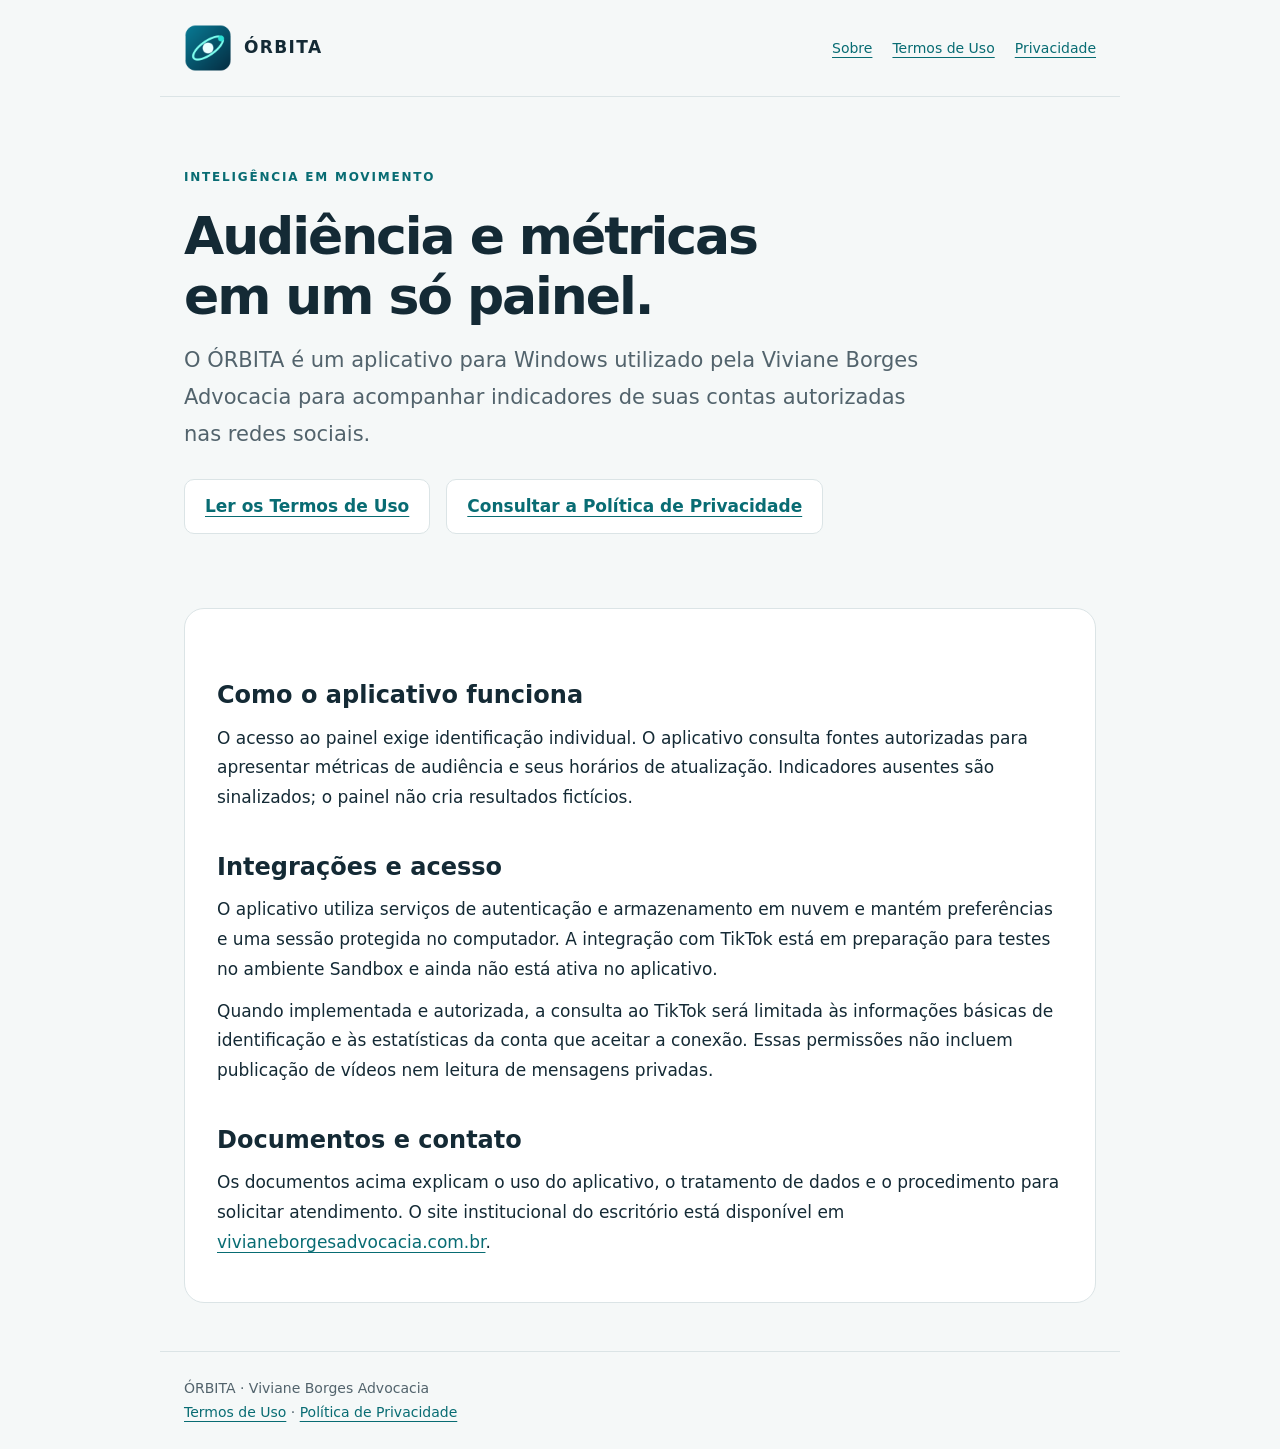
<file: index.html>
<!doctype html>
<html lang="pt-BR"><head><meta charset="utf-8"><meta name="viewport" content="width=device-width,initial-scale=1"><title>Sobre | ÓRBITA</title><meta name="description" content="Informações sobre o ÓRBITA, seus termos de uso e tratamento de dados."><link rel="icon" href="./icone.png"><link rel="stylesheet" href="./styles.css"></head><body><a class="skip" href="#conteudo">Ir para o conteúdo</a><header><a class="brand" href="./"><img src="./icone.png" alt="" width="48" height="48">ÓRBITA</a><nav aria-label="Navegação principal"><a href="./">Sobre</a><a href="./termos/">Termos de Uso</a><a href="./privacidade/">Privacidade</a></nav></header><main id="conteudo"><section class="hero"><span class="eyebrow">Inteligência em movimento</span><h1>Audiência e métricas<br>em um só painel.</h1><p class="lead">O ÓRBITA é um aplicativo para Windows utilizado pela Viviane Borges Advocacia para acompanhar indicadores de suas contas autorizadas nas redes sociais.</p><div class="links"><a href="./termos/">Ler os Termos de Uso</a><a href="./privacidade/">Consultar a Política de Privacidade</a></div></section><article><h2>Como o aplicativo funciona</h2><p>O acesso ao painel exige identificação individual. O aplicativo consulta fontes autorizadas para apresentar métricas de audiência e seus horários de atualização. Indicadores ausentes são sinalizados; o painel não cria resultados fictícios.</p><h2>Integrações e acesso</h2><p>O aplicativo utiliza serviços de autenticação e armazenamento em nuvem e mantém preferências e uma sessão protegida no computador. A integração com TikTok está em preparação para testes no ambiente Sandbox e ainda não está ativa no aplicativo.</p><p>Quando implementada e autorizada, a consulta ao TikTok será limitada às informações básicas de identificação e às estatísticas da conta que aceitar a conexão. Essas permissões não incluem publicação de vídeos nem leitura de mensagens privadas.</p><h2>Documentos e contato</h2><p>Os documentos acima explicam o uso do aplicativo, o tratamento de dados e o procedimento para solicitar atendimento. O site institucional do escritório está disponível em <a href="https://vivianeborgesadvocacia.com.br/">vivianeborgesadvocacia.com.br</a>.</p></article></main><footer>ÓRBITA · Viviane Borges Advocacia<br><a href="./termos/">Termos de Uso</a> · <a href="./privacidade/">Política de Privacidade</a></footer></body></html>
</file>
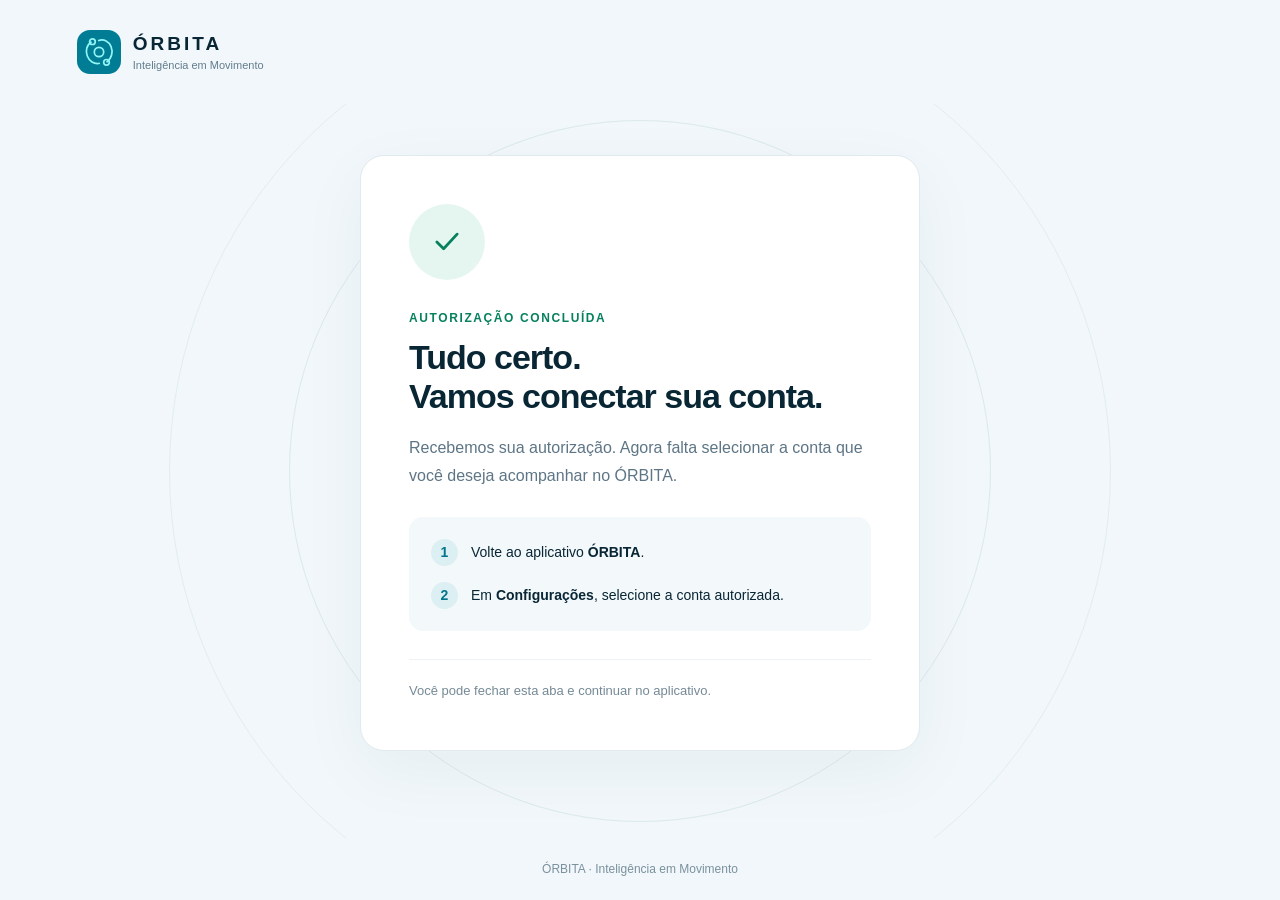
<file: autorizacao/index.html>
<!doctype html>
<html lang="pt-BR"><head>
<meta charset="utf-8"><meta name="viewport" content="width=device-width,initial-scale=1"><meta name="referrer" content="no-referrer"><meta name="robots" content="noindex,nofollow">
<title>Autorização recebida · ÓRBITA</title>
<style>
*{box-sizing:border-box}body{margin:0;min-height:100svh;background:#f1f7fa;color:#092635;font-family:"Segoe UI",Arial,sans-serif;display:flex;flex-direction:column}header{padding:30px 6vw;display:flex;align-items:center;gap:12px}.logo{width:44px;height:44px;background:#007d94;border-radius:13px;color:#91f5f6;display:grid;place-items:center}.logo svg{width:30px;height:30px}.brand b{font-size:19px;letter-spacing:3px}.brand small{display:block;font-size:11px;color:#637d8d;margin-top:4px}main{flex:1;display:grid;place-items:center;padding:24px 20px 60px;position:relative;overflow:hidden}main:before{content:"";position:absolute;width:700px;height:700px;border:1px solid #dbe9ed;border-radius:50%;z-index:0}main:after{content:"";position:absolute;width:940px;height:940px;border:1px solid #e2edf0;border-radius:50%;z-index:0}.card{position:relative;z-index:1;width:min(100%,560px);background:white;border:1px solid #e0eaef;border-radius:24px;padding:48px;box-shadow:0 20px 70px #063b4c0c}.badge{width:76px;height:76px;border-radius:50%;background:#e5f6f0;color:#07805e;display:grid;place-items:center;margin-bottom:28px}.badge svg{width:36px;height:36px}.eyebrow{color:#07805e;font-size:12px;font-weight:700;letter-spacing:1.6px;text-transform:uppercase}h1{font-size:34px;line-height:1.15;letter-spacing:-1px;margin:12px 0 18px}p{font-size:16px;line-height:1.7;color:#5d7585;margin:0}.steps{background:#f3f8fa;border-radius:14px;padding:22px;margin:28px 0;display:grid;gap:16px}.step{display:flex;gap:13px;align-items:center;font-size:14px;line-height:1.5}.number{width:27px;height:27px;flex-shrink:0;border-radius:50%;background:#dceff2;color:#00758b;font-weight:700;display:grid;place-items:center}.note{font-size:13px;color:#758996;border-top:1px solid #edf2f5;padding-top:20px}footer{text-align:center;padding:24px;color:#7a919e;font-size:12px}.error .badge{background:#fff0e6;color:#a45d22}.error .eyebrow{color:#a45d22}@media(max-width:600px){header{padding:22px}.card{padding:30px 25px;border-radius:20px}h1{font-size:29px}main{padding:16px 20px 28px}}
</style>
</head>
<body>
<header><div class="logo"><svg viewBox="0 0 32 32" fill="none" stroke="currentColor" stroke-width="1.8" aria-hidden="true"><circle cx="16" cy="16" r="5"></circle><path d="M8 5C-3 12 4 31 17 28M24 27C36 18 28-1 15 4"></path><circle cx="9" cy="5" r="3"></circle><circle cx="24" cy="27" r="3"></circle></svg></div><div class="brand"><b>ÓRBITA</b><small>Inteligência em Movimento</small></div></header>
<main><section class="card" aria-labelledby="title"><div class="badge"><svg viewBox="0 0 32 32" fill="none" stroke="currentColor" stroke-width="2.5" stroke-linecap="round" stroke-linejoin="round" aria-hidden="true"><path d="m7 16 6 6L25 9"></path></svg></div><span class="eyebrow" id="status">Autorização concluída</span><h1 id="title">Tudo certo.<br>Vamos conectar sua conta.</h1><p id="description">Recebemos sua autorização. Agora falta selecionar a conta que você deseja acompanhar no ÓRBITA.</p><div class="steps" id="steps"><div class="step"><span class="number">1</span><span>Volte ao aplicativo <strong>ÓRBITA</strong>.</span></div><div class="step"><span class="number">2</span><span>Em <strong>Configurações</strong>, selecione a conta autorizada.</span></div></div><p class="note">Você pode fechar esta aba e continuar no aplicativo.</p></section></main>
<footer>ÓRBITA · Inteligência em Movimento</footer>
<script>
// Only fixed presentation states are accepted. No account data or credentials are received.
const state=new URLSearchParams(location.search).get('resultado');
if(state&&state!=='sucesso'){
 const states={cancelado:['Autorização cancelada','Você pode tentar novamente.','Volte ao ÓRBITA e clique em Conectar quando quiser autorizar sua conta.'],expirado:['Autorização expirada','Vamos começar de novo.','Volte ao ÓRBITA e inicie uma nova conexão para continuar.'],erro:['Não foi possível concluir','Vamos tentar novamente.','Volte ao ÓRBITA e inicie uma nova conexão. Se o problema continuar, entre em contato com o suporte.']};
 const content=states[state]||states.erro;document.querySelector('.card').classList.add('error');document.getElementById('status').textContent=content[0];document.getElementById('title').textContent=content[1];document.getElementById('description').textContent=content[2];document.getElementById('steps').hidden=true;document.querySelector('.badge').textContent='!';document.title=content[0]+' · ÓRBITA';
}
</script>


</body></html>
</file>
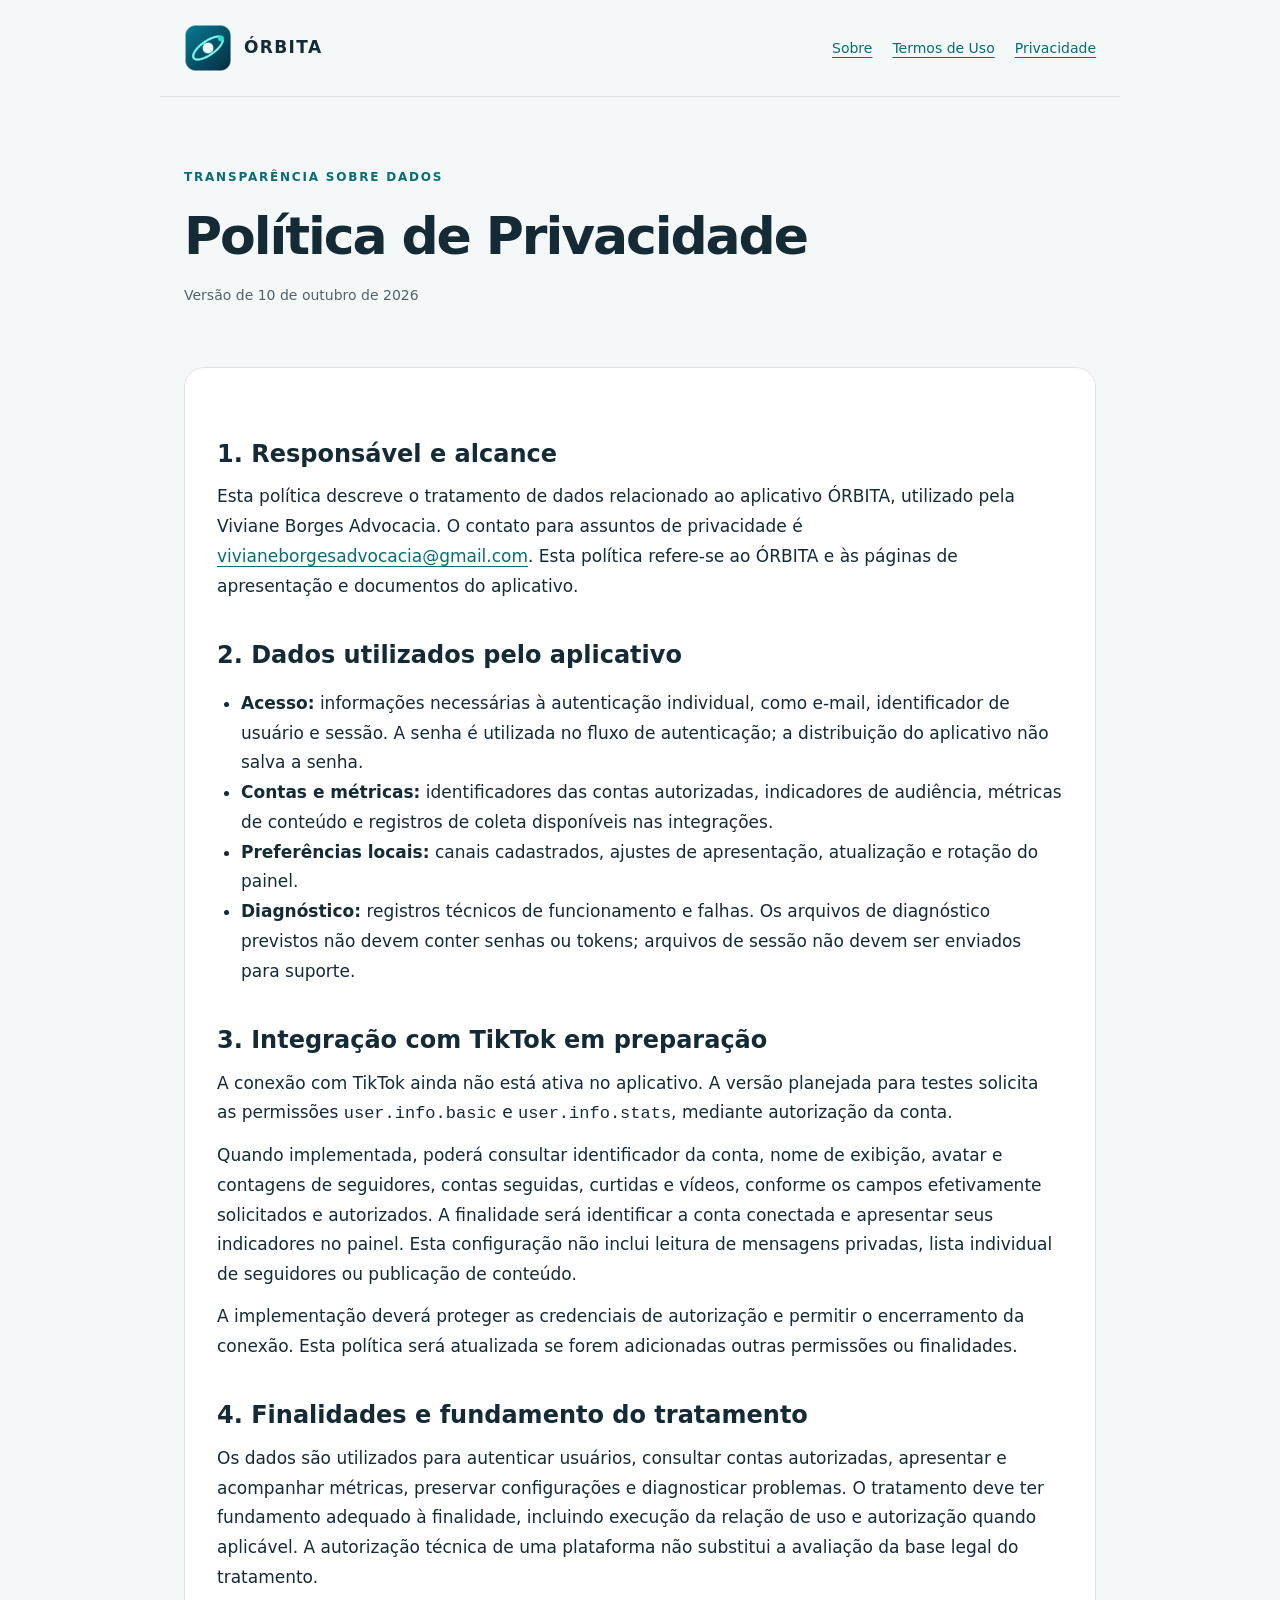
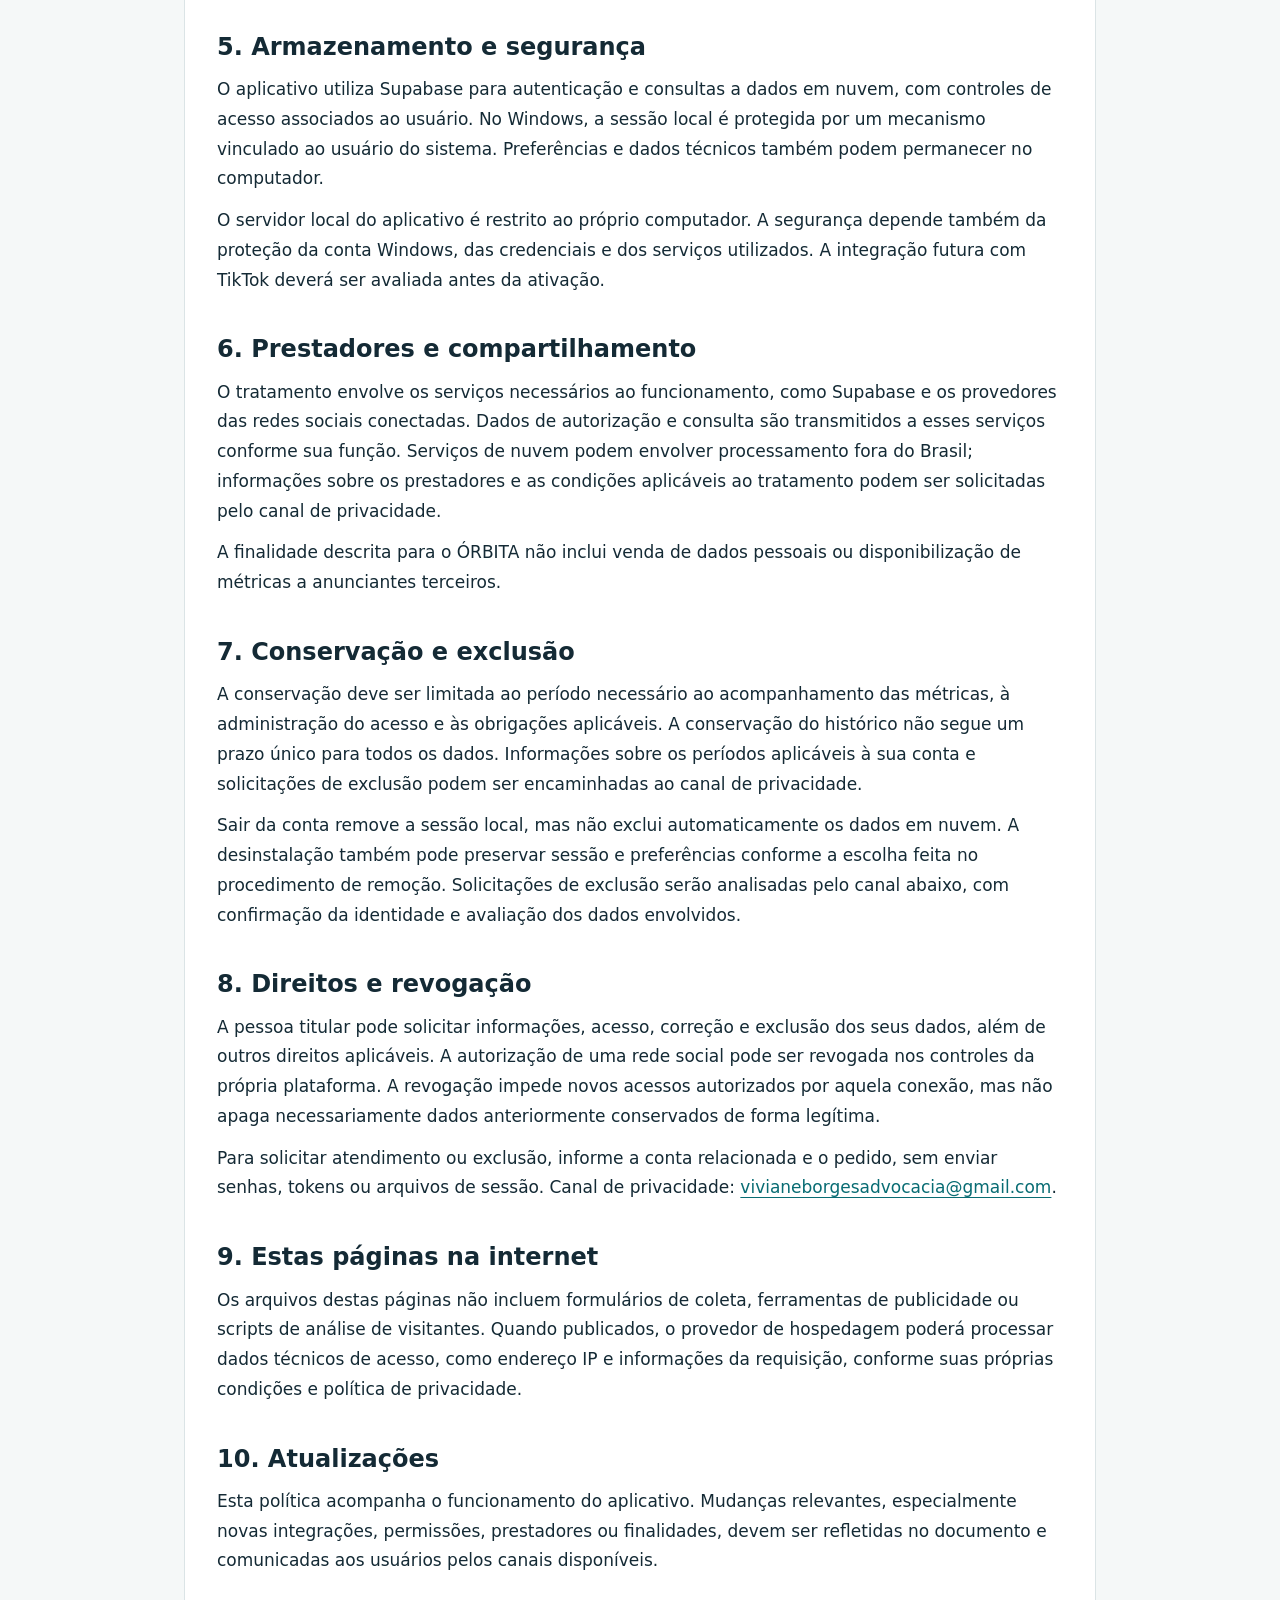
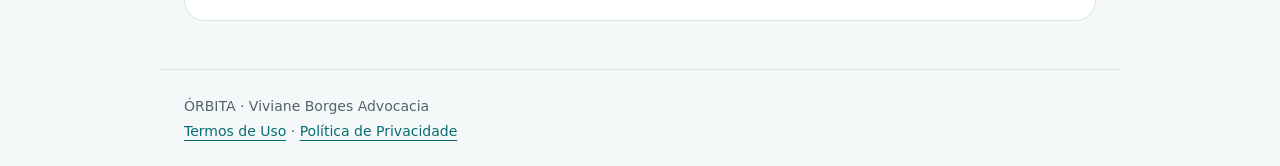
<file: privacidade/index.html>
<!doctype html>
<html lang="pt-BR"><head><meta charset="utf-8"><meta name="viewport" content="width=device-width,initial-scale=1"><title>Política de Privacidade | ÓRBITA</title><meta name="description" content="Informações sobre o ÓRBITA, seus termos de uso e tratamento de dados."><link rel="icon" href="../icone.png"><link rel="stylesheet" href="../styles.css"></head><body><a class="skip" href="#conteudo">Ir para o conteúdo</a><header><a class="brand" href="../"><img src="../icone.png" alt="" width="48" height="48">ÓRBITA</a><nav aria-label="Navegação principal"><a href="../">Sobre</a><a href="../termos/">Termos de Uso</a><a href="../privacidade/">Privacidade</a></nav></header><main id="conteudo"><section class="hero"><span class="eyebrow">Transparência sobre dados</span><h1>Política de Privacidade</h1><p class="meta">Versão de 10 de outubro de 2026</p></section><article>
<h2>1. Responsável e alcance</h2><p>Esta política descreve o tratamento de dados relacionado ao aplicativo ÓRBITA, utilizado pela Viviane Borges Advocacia. O contato para assuntos de privacidade é <a href="mailto:vivianeborgesadvocacia@gmail.com">vivianeborgesadvocacia@gmail.com</a>. Esta política refere-se ao ÓRBITA e às páginas de apresentação e documentos do aplicativo.</p>
<h2>2. Dados utilizados pelo aplicativo</h2><ul><li><strong>Acesso:</strong> informações necessárias à autenticação individual, como e-mail, identificador de usuário e sessão. A senha é utilizada no fluxo de autenticação; a distribuição do aplicativo não salva a senha.</li><li><strong>Contas e métricas:</strong> identificadores das contas autorizadas, indicadores de audiência, métricas de conteúdo e registros de coleta disponíveis nas integrações.</li><li><strong>Preferências locais:</strong> canais cadastrados, ajustes de apresentação, atualização e rotação do painel.</li><li><strong>Diagnóstico:</strong> registros técnicos de funcionamento e falhas. Os arquivos de diagnóstico previstos não devem conter senhas ou tokens; arquivos de sessão não devem ser enviados para suporte.</li></ul>
<h2>3. Integração com TikTok em preparação</h2><p>A conexão com TikTok ainda não está ativa no aplicativo. A versão planejada para testes solicita as permissões <code>user.info.basic</code> e <code>user.info.stats</code>, mediante autorização da conta.</p><p>Quando implementada, poderá consultar identificador da conta, nome de exibição, avatar e contagens de seguidores, contas seguidas, curtidas e vídeos, conforme os campos efetivamente solicitados e autorizados. A finalidade será identificar a conta conectada e apresentar seus indicadores no painel. Esta configuração não inclui leitura de mensagens privadas, lista individual de seguidores ou publicação de conteúdo.</p><p>A implementação deverá proteger as credenciais de autorização e permitir o encerramento da conexão. Esta política será atualizada se forem adicionadas outras permissões ou finalidades.</p>
<h2>4. Finalidades e fundamento do tratamento</h2><p>Os dados são utilizados para autenticar usuários, consultar contas autorizadas, apresentar e acompanhar métricas, preservar configurações e diagnosticar problemas. O tratamento deve ter fundamento adequado à finalidade, incluindo execução da relação de uso e autorização quando aplicável. A autorização técnica de uma plataforma não substitui a avaliação da base legal do tratamento.</p>
<h2>5. Armazenamento e segurança</h2><p>O aplicativo utiliza Supabase para autenticação e consultas a dados em nuvem, com controles de acesso associados ao usuário. No Windows, a sessão local é protegida por um mecanismo vinculado ao usuário do sistema. Preferências e dados técnicos também podem permanecer no computador.</p><p>O servidor local do aplicativo é restrito ao próprio computador. A segurança depende também da proteção da conta Windows, das credenciais e dos serviços utilizados. A integração futura com TikTok deverá ser avaliada antes da ativação.</p>
<h2>6. Prestadores e compartilhamento</h2><p>O tratamento envolve os serviços necessários ao funcionamento, como Supabase e os provedores das redes sociais conectadas. Dados de autorização e consulta são transmitidos a esses serviços conforme sua função. Serviços de nuvem podem envolver processamento fora do Brasil; informações sobre os prestadores e as condições aplicáveis ao tratamento podem ser solicitadas pelo canal de privacidade.</p><p>A finalidade descrita para o ÓRBITA não inclui venda de dados pessoais ou disponibilização de métricas a anunciantes terceiros.</p>
<h2>7. Conservação e exclusão</h2><p>A conservação deve ser limitada ao período necessário ao acompanhamento das métricas, à administração do acesso e às obrigações aplicáveis. A conservação do histórico não segue um prazo único para todos os dados. Informações sobre os períodos aplicáveis à sua conta e solicitações de exclusão podem ser encaminhadas ao canal de privacidade.</p><p>Sair da conta remove a sessão local, mas não exclui automaticamente os dados em nuvem. A desinstalação também pode preservar sessão e preferências conforme a escolha feita no procedimento de remoção. Solicitações de exclusão serão analisadas pelo canal abaixo, com confirmação da identidade e avaliação dos dados envolvidos.</p>
<h2>8. Direitos e revogação</h2><p>A pessoa titular pode solicitar informações, acesso, correção e exclusão dos seus dados, além de outros direitos aplicáveis. A autorização de uma rede social pode ser revogada nos controles da própria plataforma. A revogação impede novos acessos autorizados por aquela conexão, mas não apaga necessariamente dados anteriormente conservados de forma legítima.</p><p>Para solicitar atendimento ou exclusão, informe a conta relacionada e o pedido, sem enviar senhas, tokens ou arquivos de sessão. Canal de privacidade: <a href="mailto:vivianeborgesadvocacia@gmail.com">vivianeborgesadvocacia@gmail.com</a>.</p>
<h2>9. Estas páginas na internet</h2><p>Os arquivos destas páginas não incluem formulários de coleta, ferramentas de publicidade ou scripts de análise de visitantes. Quando publicados, o provedor de hospedagem poderá processar dados técnicos de acesso, como endereço IP e informações da requisição, conforme suas próprias condições e política de privacidade.</p>
<h2>10. Atualizações</h2><p>Esta política acompanha o funcionamento do aplicativo. Mudanças relevantes, especialmente novas integrações, permissões, prestadores ou finalidades, devem ser refletidas no documento e comunicadas aos usuários pelos canais disponíveis.</p></article></main><footer>ÓRBITA · Viviane Borges Advocacia<br><a href="../termos/">Termos de Uso</a> · <a href="../privacidade/">Política de Privacidade</a></footer></body></html>
</file>
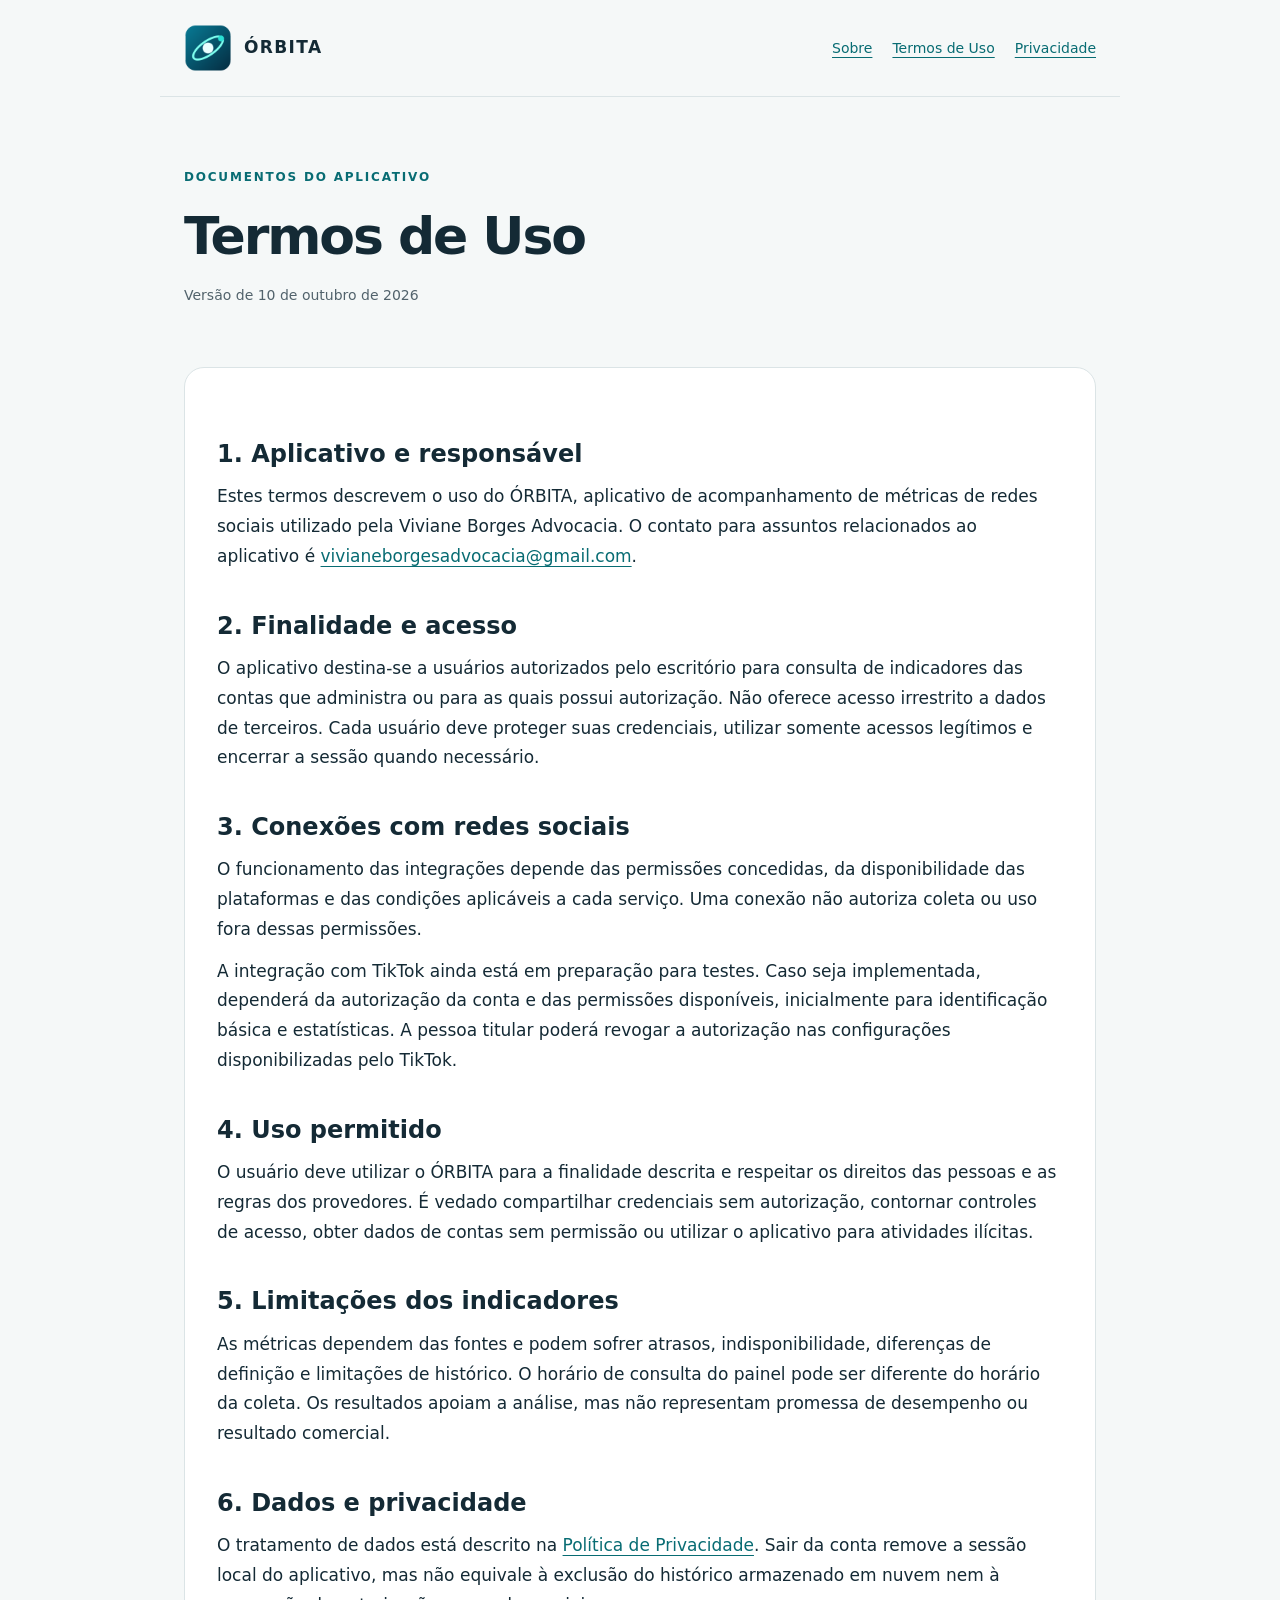
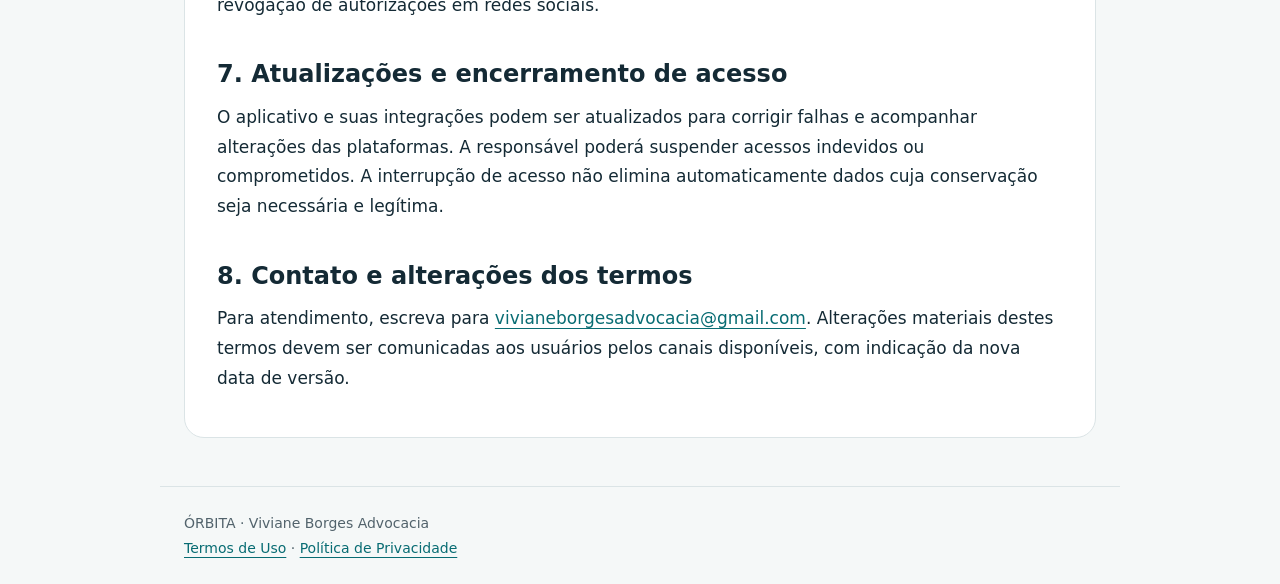
<file: termos/index.html>
<!doctype html>
<html lang="pt-BR"><head><meta charset="utf-8"><meta name="viewport" content="width=device-width,initial-scale=1"><title>Termos de Uso | ÓRBITA</title><meta name="description" content="Informações sobre o ÓRBITA, seus termos de uso e tratamento de dados."><link rel="icon" href="../icone.png"><link rel="stylesheet" href="../styles.css"></head><body><a class="skip" href="#conteudo">Ir para o conteúdo</a><header><a class="brand" href="../"><img src="../icone.png" alt="" width="48" height="48">ÓRBITA</a><nav aria-label="Navegação principal"><a href="../">Sobre</a><a href="../termos/">Termos de Uso</a><a href="../privacidade/">Privacidade</a></nav></header><main id="conteudo"><section class="hero"><span class="eyebrow">Documentos do aplicativo</span><h1>Termos de Uso</h1><p class="meta">Versão de 10 de outubro de 2026</p></section><article>
<h2>1. Aplicativo e responsável</h2><p>Estes termos descrevem o uso do ÓRBITA, aplicativo de acompanhamento de métricas de redes sociais utilizado pela Viviane Borges Advocacia. O contato para assuntos relacionados ao aplicativo é <a href="mailto:vivianeborgesadvocacia@gmail.com">vivianeborgesadvocacia@gmail.com</a>.</p>
<h2>2. Finalidade e acesso</h2><p>O aplicativo destina-se a usuários autorizados pelo escritório para consulta de indicadores das contas que administra ou para as quais possui autorização. Não oferece acesso irrestrito a dados de terceiros. Cada usuário deve proteger suas credenciais, utilizar somente acessos legítimos e encerrar a sessão quando necessário.</p>
<h2>3. Conexões com redes sociais</h2><p>O funcionamento das integrações depende das permissões concedidas, da disponibilidade das plataformas e das condições aplicáveis a cada serviço. Uma conexão não autoriza coleta ou uso fora dessas permissões.</p><p>A integração com TikTok ainda está em preparação para testes. Caso seja implementada, dependerá da autorização da conta e das permissões disponíveis, inicialmente para identificação básica e estatísticas. A pessoa titular poderá revogar a autorização nas configurações disponibilizadas pelo TikTok.</p>
<h2>4. Uso permitido</h2><p>O usuário deve utilizar o ÓRBITA para a finalidade descrita e respeitar os direitos das pessoas e as regras dos provedores. É vedado compartilhar credenciais sem autorização, contornar controles de acesso, obter dados de contas sem permissão ou utilizar o aplicativo para atividades ilícitas.</p>
<h2>5. Limitações dos indicadores</h2><p>As métricas dependem das fontes e podem sofrer atrasos, indisponibilidade, diferenças de definição e limitações de histórico. O horário de consulta do painel pode ser diferente do horário da coleta. Os resultados apoiam a análise, mas não representam promessa de desempenho ou resultado comercial.</p>
<h2>6. Dados e privacidade</h2><p>O tratamento de dados está descrito na <a href="../privacidade/">Política de Privacidade</a>. Sair da conta remove a sessão local do aplicativo, mas não equivale à exclusão do histórico armazenado em nuvem nem à revogação de autorizações em redes sociais.</p>
<h2>7. Atualizações e encerramento de acesso</h2><p>O aplicativo e suas integrações podem ser atualizados para corrigir falhas e acompanhar alterações das plataformas. A responsável poderá suspender acessos indevidos ou comprometidos. A interrupção de acesso não elimina automaticamente dados cuja conservação seja necessária e legítima.</p>
<h2>8. Contato e alterações dos termos</h2><p>Para atendimento, escreva para <a href="mailto:vivianeborgesadvocacia@gmail.com">vivianeborgesadvocacia@gmail.com</a>. Alterações materiais destes termos devem ser comunicadas aos usuários pelos canais disponíveis, com indicação da nova data de versão.</p></article></main><footer>ÓRBITA · Viviane Borges Advocacia<br><a href="../termos/">Termos de Uso</a> · <a href="../privacidade/">Política de Privacidade</a></footer></body></html>
</file>
<file: styles.css>
:root{color-scheme:light;--ink:#142a35;--muted:#52636c;--accent:#086c73;--line:#dbe4e6}*{box-sizing:border-box}body{margin:0;background:#f5f8f8;color:var(--ink);font:17px/1.75 system-ui,-apple-system,Segoe UI,sans-serif}a{color:var(--accent);text-underline-offset:4px}a:focus-visible{outline:3px solid #cb8d35;outline-offset:4px}header,main,footer{max-width:960px;margin:auto;padding:24px}header{display:flex;align-items:center;justify-content:space-between;gap:20px;border-bottom:1px solid var(--line)}.brand{display:flex;align-items:center;gap:12px;text-decoration:none;color:var(--ink);font-weight:750;letter-spacing:.08em}.brand img{width:48px;height:48px;border-radius:12px}nav{display:flex;gap:20px;flex-wrap:wrap;font-size:14px}.hero{padding:40px 0 24px}.eyebrow{text-transform:uppercase;letter-spacing:.15em;font-size:12px;color:var(--accent);font-weight:700}h1{font-size:clamp(32px,5vw,52px);line-height:1.15;letter-spacing:-.04em;margin:16px 0}h2{font-size:24px;line-height:1.35;margin:38px 0 12px}p{margin:12px 0}.lead{font-size:21px;max-width:760px;color:var(--muted)}.meta{font-size:14px;color:var(--muted)}article{background:white;border:1px solid var(--line);border-radius:20px;padding:32px;margin:24px 0}.notice{padding:15px 20px;border-left:4px solid #b57927;background:#fff6e6;border-radius:6px;font-size:15px}.links{display:flex;flex-wrap:wrap;gap:16px;margin:26px 0}.links a{padding:12px 20px;border:1px solid var(--line);border-radius:10px;background:white;font-weight:650}footer{border-top:1px solid var(--line);font-size:14px;color:var(--muted)}ul{padding-left:24px}.skip{position:absolute;left:-9999px}.skip:focus{left:16px;top:8px;background:white;padding:8px;z-index:2}@media(max-width:600px){header{align-items:flex-start;flex-direction:column}article{padding:22px}nav{gap:14px}main{padding:20px}}
</file>
